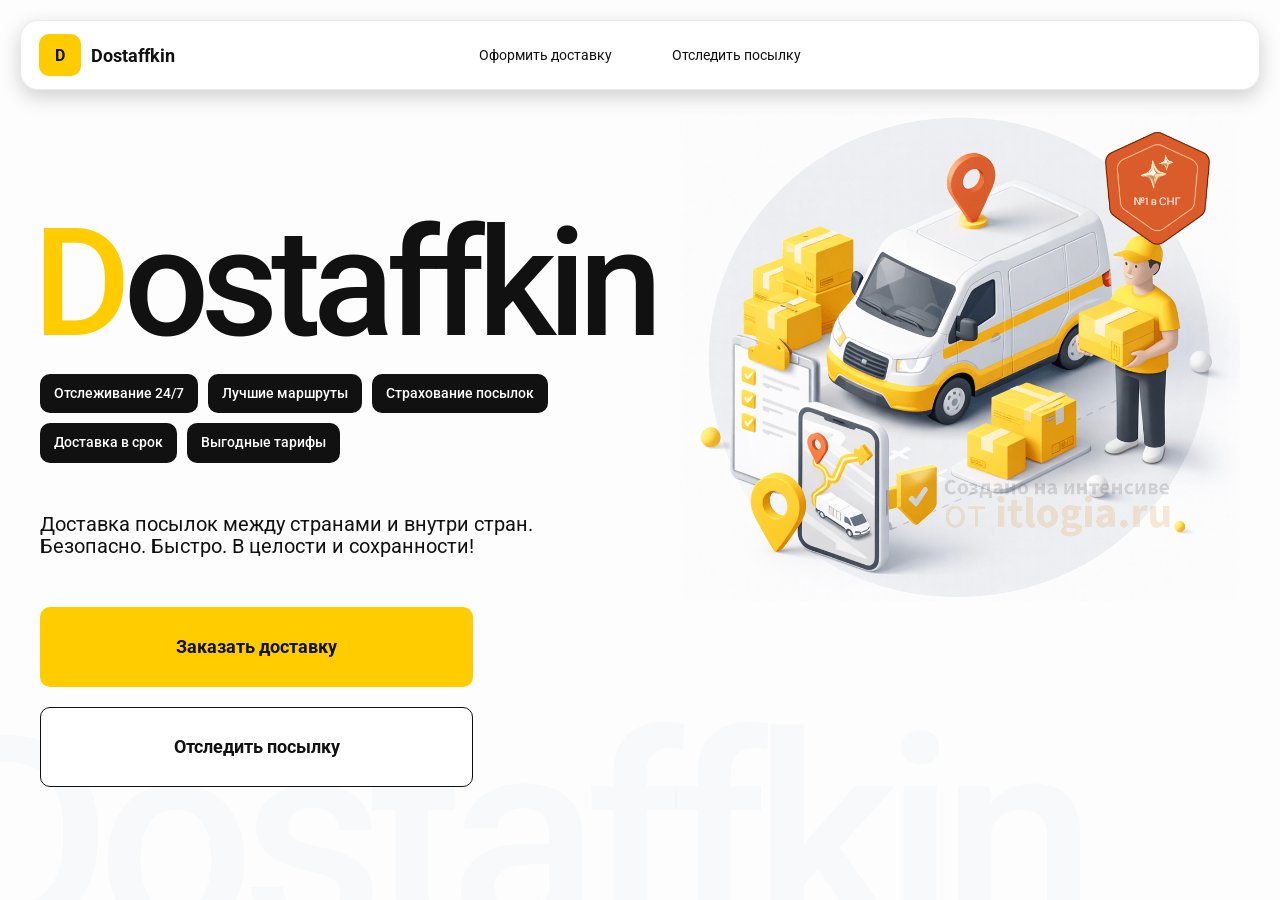
<file: index.html>
<!doctype html>
<html lang="ru">
<head>
    <meta charset="utf-8"/>
    <meta name="viewport" content="width=device-width,initial-scale=1,maximum-scale=1,user-scalable=0"/>
    <title>Dostaffkin — Доставка посылок между странами и внутри стран. Безопасно. Быстро. В целости и сохранности!</title>
    
    <link rel="stylesheet" href="styles/base.css"/>
    <link rel="stylesheet" href="styles/base_adaptive.css"/>
    <link rel="stylesheet" href="styles/index.css"/>
    <link rel="stylesheet" href="styles/index_adaptive.css"/>
</head>
<body>
    <div class="container">
        <header class="header">
            <a class="header-brand" href="#">
                <div class="header-logo">D</div>
                <div class="header-title">Dostaffkin</div>
            </a>
            <nav class="header-menu">
                <a class="header-link" href="./order.html">Оформить <span>доставку</span></a>
                <a class="header-link" href="./track.html">Отследить <span>посылку</span></a>
            </nav>
        </header>

        <main class="main">
            <section class="main-info">
                <div class="main-title">
                    <span>D</span>ostaffkin
                </div>
                <div class="main-features">
                    <div class="main-feature">Отслеживание 24/7</div>
                    <div class="main-feature">Лучшие маршруты</div>
                    <div class="main-feature">Страхование посылок</div>
                    <div class="main-feature">Доставка в срок</div>
                    <div class="main-feature">Выгодные тарифы</div>
                </div>
                <div class="main-description">
                    Доставка посылок между странами и внутри стран.
                    Безопасно. Быстро. В целости и сохранности!
                </div>
                <div class="main-actions">
                    <a class="button" href="./order.html">Заказать доставку</a>
                    <a class="button button-white" href="./track.html">Отследить посылку</a>
                </div>
            </section>
            
            <!-- Вынесено из section -->
            <div class="main-title-ghost">Dostaffkin</div>

            <section class="main-image">
                <!-- Локальная картинка -->
                <img src="images/main-image.png" alt="Main image"/>
            </section>
        </main>
    </div>
</body>
</html>
</file>
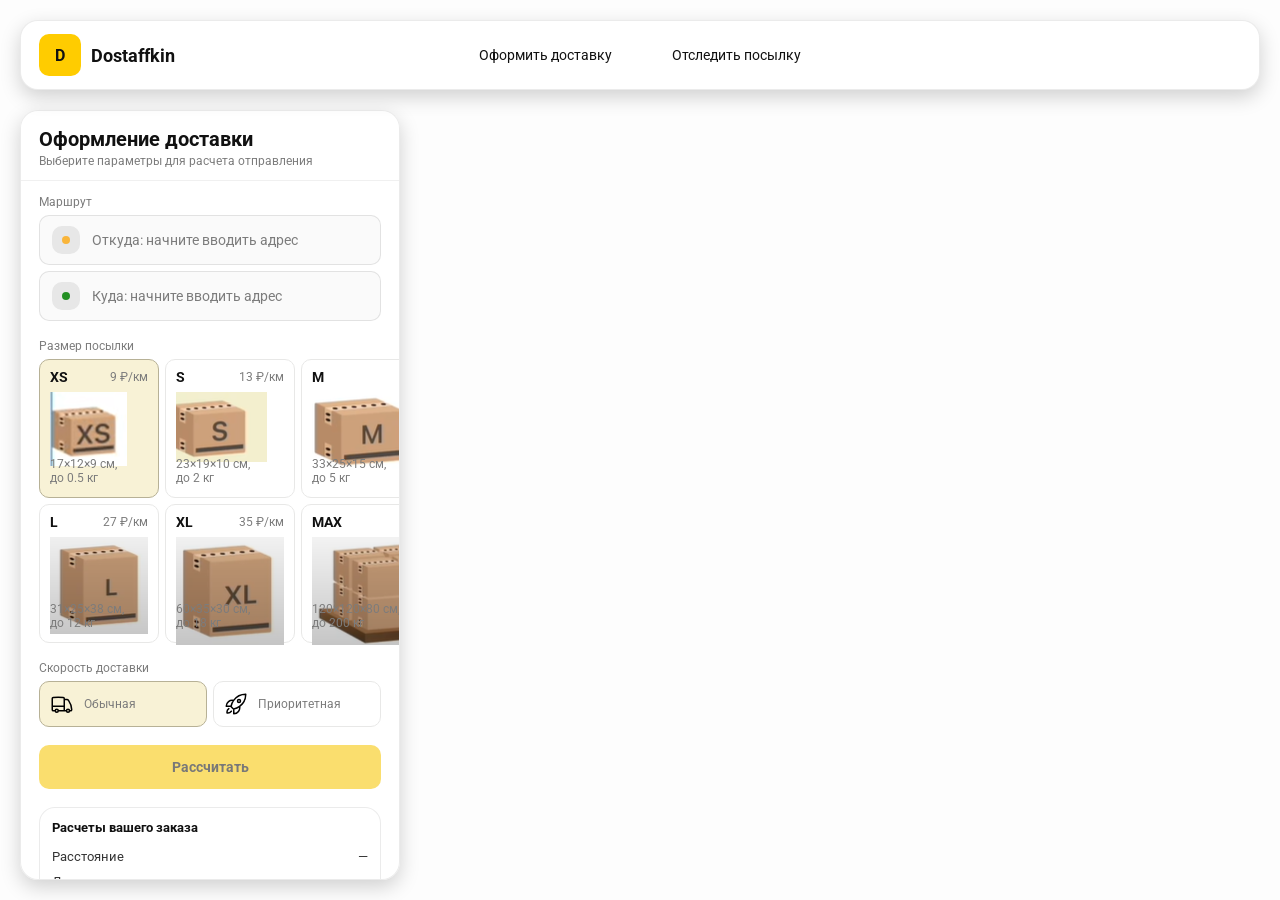
<file: order.html>
<!doctype html>
<html lang="ru">


<head>
    <meta charset="utf-8" />
    <meta name="viewport" content="width=device-width,initial-scale=1,maximum-scale=1,user-scalable=0" />
    <title>Оформление доставки</title>

    <link rel="stylesheet" href="styles/base.css" />
    <link rel="stylesheet" href="styles/base_adaptive.css" />

    <link rel="stylesheet" href="styles/order.css" />
    <link rel="stylesheet" href="styles/order_adaptive.css" />

    <script src="https://testologia.ru/ymc_min.js" data-apikey="0e09ed17-7819-47bb-8183-15679ab1215d" data-suggest-apikey="93eb1f09-6530-4189-8836-ea9abf837eda"></script>
</head>

<body>


    <div id="map"></div>


    <header class="header">
        <a class="header-brand" href="./index.html">
            <div class="header-logo">D</div>
            <div class="header-title">Dostaffkin</div>
        </a>
        <nav class="header-menu">
            <a class="header-link" href="#">Оформить <span>доставку</span></a>
            <a class="header-link" href="./track.html">Отследить <span>посылку</span></a>
        </nav>
    </header>
    <aside class="main" id="sidebar">
        <div class="main-header">
            <div class="main-title">Оформление доставки</div>
            <div class="main-text">Выберите параметры для расчета отправления</div>
        </div>
        <div class="main-content">
            <div class="main-route">
                <div class="main-block-title">Маршрут</div>
                <div class="main-fields">
                    <div class="main-field" id="fromField">
                        <div class="main-pin"></div>
                        <input id="from" placeholder="Откуда: начните вводить адрес" autocomplete="off" />
                        <div class="main-ac" id="fromAc" role="listbox" aria-label="Подсказки адресов"></div>
                    </div>

                    <div class="main-field" id="toField">
                        <div class="main-pin"></div>
                        <input id="to" placeholder="Куда: начните вводить адрес" autocomplete="off" />
                        <div class="main-ac" id="toAc" role="listbox" aria-label="Подсказки адресов"></div>
                    </div>
                </div>
            </div>
            <div class="main-package">
                <div class="main-block-title">Размер посылки</div>

                <div class="main-sizes">
                    <div class="main-size-card is-active" data-value="xs">
                        <div class="main-size-top">
                            <div class="main-size-label">XS</div>
                            <div class="main-size-rate">9 ₽/км</div>
                        </div>
                        <div class="main-size-media">
                            <img src="images/sizes/xs.png" alt="Короб XS" />
                        </div>
                        <div class="main-size-description">17×12×9 см,<br>до 0.5 кг</div>
                    </div>

                    <div class="main-size-card" data-value="s">
                        <div class="main-size-top">
                            <div class="main-size-label">S</div>
                            <div class="main-size-rate">13 ₽/км</div>
                        </div>
                        <div class="main-size-media">
                            <img src="images/sizes/s.png" alt="Короб S" />
                        </div>
                        <div class="main-size-description">23×19×10 см,<br>до 2 кг</div>
                    </div>

                    <div class="main-size-card" data-value="m">
                        <div class="main-size-top">
                            <div class="main-size-label">M</div>
                            <div class="main-size-rate">20 ₽/км</div>
                        </div>
                        <div class="main-size-media">
                            <img src="images/sizes/m.png" alt="Короб M" />
                        </div>
                        <div class="main-size-description">33×25×15 см,<br>до 5 кг</div>
                    </div>

                    <div class="main-size-card" data-value="l">
                        <div class="main-size-top">
                            <div class="main-size-label">L</div>
                            <div class="main-size-rate">27 ₽/км</div>
                        </div>
                        <div class="main-size-media">
                            <img src="images/sizes/l.png" alt="Короб L" />
                        </div>
                        <div class="main-size-description">31×25×38 см,<br>до 12 кг</div>
                    </div>

                    <div class="main-size-card" data-value="xl">
                        <div class="main-size-top">
                            <div class="main-size-label">XL</div>
                            <div class="main-size-rate">35 ₽/км</div>
                        </div>
                        <div class="main-size-media">
                            <img src="images/sizes/xl.png" alt="Короб XL" />
                        </div>
                        <div class="main-size-description">60×35×30 см,<br>до 18 кг</div>
                    </div>

                    <div class="main-size-card" data-value="max">
                        <div class="main-size-top">
                            <div class="main-size-label">MAX</div>
                            <div class="main-size-rate">70 ₽/км</div>
                        </div>
                        <div class="main-size-media main-size-media-palleta">
                            <img src="images/sizes/max.png" alt="Паллета" />
                        </div>
                        <div class="main-size-description">120×120×80 см,<br>до 200 кг</div>
                    </div>
                </div>
            </div>
            <div class="main-speed">
                <div class="main-block-title">Скорость доставки</div>

                <div class="main-speeds">
                    <div class="main-speed-card is-active" data-value="regular">
                        <img class="main-speed-media" src="images/icons/regular.svg" alt="Regular" />
                        <div class="main-speed-description">Обычная</div>
                    </div>
                    <div class="main-speed-card" data-value="fast">
                        <img class="main-speed-media" src="images/icons/fast.svg" alt="Fast" />
                        <div class="main-speed-description">Приоритетная</div>
                    </div>

                </div>
            </div>
            <div class="main-calculate-block">
                <button id="calc" class="button calculate-button" type="button" disabled>Рассчитать</button>
            </div>
            <div class="main-result" id="result">
                <div class="main-result-title">Расчеты вашего заказа</div>
                <div class="main-result-lines">
                    <div class="main-result-line"><span>Расстояние</span><span id="distanceValue">—</span></div>
                    <div class="main-result-line"><span>Доставим через</span><span id="durationValue">—</span></div>
                    <div class="main-result-line"><span>Тариф</span><span id="rateValue">—</span></div>
                </div>
                <div class="main-price">
                    <div class="main-price-label">Итого</div>
                    <div class="main-price-value" id="totalValue">—</div>
                </div>
            </div>
            <div class="main-order-box">
                <div class="main-order-form" id="orderForm">
                    <div class="main-order-title">Оформление доставки</div>
                    <div class="main-block-info-row">
                        <div class="main-block-title">Контакты</div>
                        <div class="order-fields">
                            <div class="main-field">
                                <input id="customerName" placeholder="Ваше имя" autocomplete="off" />
                            </div>
                            <div class="main-field">
                                <input id="customerPhone" placeholder="Ваш телефон" autocomplete="off"
                                    inputmode="tel" />
                            </div>
                        </div>
                    </div>
                    <div class="main-block-info-row extra-info">
                        <div class="main-block-title">Дополнительная информация</div>
                        <div class="main-field textarea">
                            <textarea id="comment" placeholder="Детали доставки и комментарии"></textarea>
                        </div>
                    </div>
                    <button id="submit" class="button main-submit-request" type="button" disabled>Отправить
                        заявку
                    </button>
                </div>

                <div class="main-order-success" id="orderSuccess">
                    <div class="main-success-icon">✓</div>
                    <div class="main-success-title">Заявка отправлена!</div>
                    <div class="main-success-title">Номер отправления – <span id="orderId"></span></div>
                    <div class="main-success-subtitle">Мы скоро свяжемся с вами</div>
                </div>
            </div>



        </div>




    </aside>

    <script src="scripts/order.js"></script>
</body>

</html>
</file>
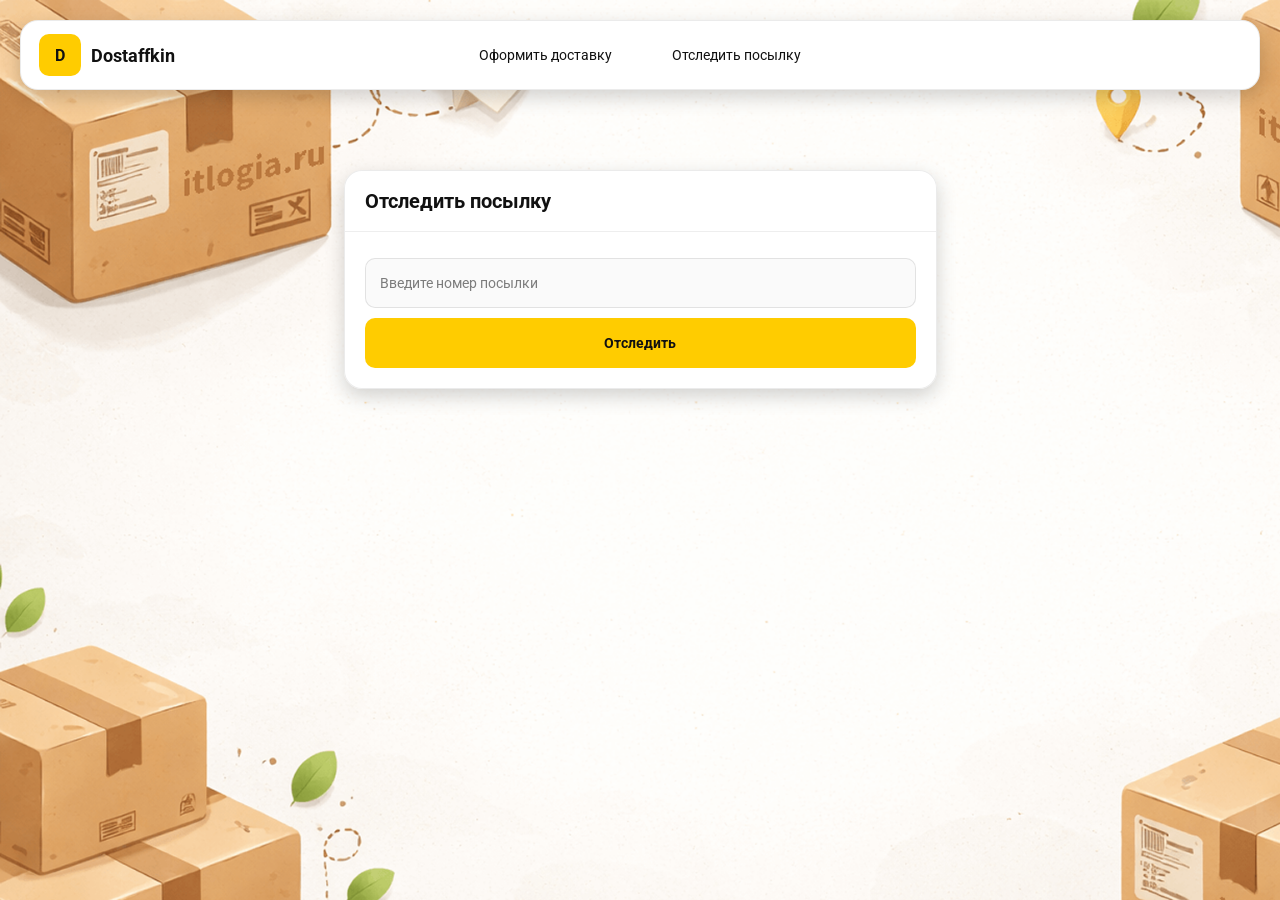
<file: track.html>
<!doctype html>
<html lang="ru">

<head>
    <meta charset="utf-8" />
    <meta name="viewport" content="width=device-width,initial-scale=1,maximum-scale=1,user-scalable=0" />
    <title>Отследить посылку</title>
    <link rel="stylesheet" href="styles/base.css" />
    <link rel="stylesheet" href="styles/base_adaptive.css" />

    <link rel="stylesheet" href="styles/track.css" />
    <link rel="stylesheet" href="styles/track_adaptive.css" />
</head>

<body>
    <div class="container">
        <header class="header">
            <a class="header-brand" href="./index.html">
                <div class="header-logo">D</div>
                <div class="header-title">Dostaffkin</div>
            </a>
            <nav class="header-menu">
                <a class="header-link" href="./order.html">Оформить <span>доставку</span></a>
                <a class="header-link" href="#">Отследить <span>посылку</span></a>
            </nav>
        </header>
        <main class="track-content">
            <section class="track-card track-search">
                <div class="track-title">Отследить посылку</div>
                <div class="track-action">
                    <div class="main-field track-field">
                        <input id="trackNumber" placeholder="Введите номер посылки" autocomplete="off" />
                    </div>
                    <button id="trackButton" class="button track-button" type="button">Отследить</button>
                </div>
            </section>
            <section class="track-card track-result" id="trackResult">
                <div class="track-result-header">
                    <div class="track-id" id="trackIdValue"></div>
                    <div class="track-routes">
                        <div class="track-route">
                            <div class="track-route-pin">
                                <svg xmlns="http://www.w3.org/2000/svg" fill="none" viewBox="0 0 24 24"
                                    stroke-width="1.5" stroke="orange" class="size-6">
                                    <path stroke-linecap="round" stroke-linejoin="round"
                                        d="M15 10.5a3 3 0 1 1-6 0 3 3 0 0 1 6 0Z" />
                                    <path stroke-linecap="round" stroke-linejoin="round"
                                        d="M19.5 10.5c0 7.142-7.5 11.25-7.5 11.25S4.5 17.642 4.5 10.5a7.5 7.5 0 1 1 15 0Z" />
                                </svg>
                            </div>
                            <div class="track-route-address" id="trackFromValue">
                                Откуда: Москва, улица Арбат, 1
                            </div>
                        </div>
                        <div class="track-route track-route-arrow">
                            <svg xmlns="http://www.w3.org/2000/svg" fill="none" viewBox="0 0 24 24" stroke-width="1.5"
                                stroke="currentColor" class="size-6">
                                <path stroke-linecap="round" stroke-linejoin="round"
                                    d="M19.5 13.5 12 21m0 0-7.5-7.5M12 21V3" />
                            </svg>
                        </div>
                        <div class="track-route">
                            <div class="track-route-pin">
                                <svg xmlns="http://www.w3.org/2000/svg" fill="none" viewBox="0 0 24 24"
                                    stroke-width="1.5" stroke="green" class="size-6">
                                    <path stroke-linecap="round" stroke-linejoin="round"
                                        d="M15 10.5a3 3 0 1 1-6 0 3 3 0 0 1 6 0Z" />
                                    <path stroke-linecap="round" stroke-linejoin="round"
                                        d="M19.5 10.5c0 7.142-7.5 11.25-7.5 11.25S4.5 17.642 4.5 10.5a7.5 7.5 0 1 1 15 0Z" />
                                </svg>
                            </div>
                            <div class="track-route-address" id="trackToValue">
                                Куда: Минск, проспект Независимости, 58
                            </div>
                        </div>
                    </div>
                </div>
                <div class="track-info">
                    <div class="track-status-title">Статус данной посылки:</div>
                    <div class="track-status-list" id="trackStatusList">

                    </div>
                </div>
            </section>
        </main>
    </div>
    <script src="scripts/track.js"></script>

</body>

</html>
</file>
<file: styles/base.css>
*, *::before, *::after {
    box-sizing: border-box;
}

@font-face {
    font-family: "Roboto";
    src: url("../fonts/Roboto-Regular.ttf");
    font-weight: normal;
}

@font-face {
    font-family: "Roboto";
    src: url("../fonts/Roboto-Bold.ttf");
    font-weight: bold;
}

@font-face {
    font-family: "Roboto";
    src: url("../fonts/Roboto-Medium.ttf");
    font-weight: 500;
}

html, body {
    margin: 0;
    color: #111111;
    font-family: "Roboto", sans-serif;
}

body {
    background: #FDFDFD;
}

.container {
    overflow: hidden;
    min-height: 100vh;
}

.header {
    border-radius: 18px;
    box-shadow: 0 7px 20px 0 #0000002E;
    backdrop-filter: blur(10px);
    background: #ffffff;
    left: 20px;
    border: 1px solid rgba(0, 0, 0, 0.08);
    position: fixed;
    right: 20px;
    top: 20px;
    padding: 14px 18px;
    height: 70px;
    display: flex;
    align-items: center;
    z-index: 6;
}

.header-brand {
    display: flex;
    align-items: center;
    text-decoration: none;
    gap: 10px;
}

.header-logo {
    width: 42px;
    height: 42px;
    border-radius: 10px;
    background: #FFCC00;
    display: grid;
    place-items: center;
    font-weight: bold;
    color: #111;
}

.header-title {
    font-size: 18px;
    font-weight: bold;
    color: #111111;
    text-decoration: none;
}

.header-menu {
    display: flex;
    align-items: center;
    gap: 60px;
    margin: 0;
    position: absolute;
    left: 50%;
    transform: translateX(-50%);
}

.header-link {
    font-size: 14px;
    color: #111111;
    text-decoration: none;
}

.button {
    border: 0;
    outline: none;
    height: 44px;
    border-radius: 10px;
    font-size: 14px;
    font-weight: bold;
    cursor: pointer;
    font-family: inherit;
    transition: transform .08s ease, opacity .12s ease;
    background: #ffcc00;
    color: #111111;
    text-align: center;
    text-decoration: none;
}

.button:hover {
    background-color: #E5BC19;
}

.button:disabled {
    cursor: not-allowed;
    background-color: #FADE6E;
    color: #787878;
    transform: none;
}

.button.button-white {
    background: #ffffff;
    border: 1px solid #111111;
}

.button.button-white:hover {
    background: rgb(241 241 241);
}

.main-field {
    display: flex;
    align-items: center;
    margin-top: 6px;
    gap: 10px;
    border: 1px solid #1111111A;
    background: #FAFAFA;
    border-radius: 10px;
    padding: 10px 12px;
    position: relative;
    box-sizing: border-box;
    height: 50px;
}

.main-field.textarea {
    height: auto;
}

.main-pin {
    width: 28px;
    height: 28px;
    border-radius: 10px;
    background: rgba(17, 17, 17, 0.08);
    display: grid;
    place-items: center;
    flex: 0 0 auto;
    position: relative;
}

.main-pin::before {
    content: "";
    width: 8px;
    height: 8px;
    border-radius: 999px;
    background: orange;
    opacity: .75;
    display: block;
}

.main-field:last-child .main-pin::before {
    background: green;
    opacity: .85;
}

input, textarea {
    width: 100%;
    border: 0;
    outline: none;
    background: transparent;
    font-size: 14px;
    color: #111111;
    font-family: inherit;
}

textarea {
    resize: vertical;
    min-height: 72px;
    padding: 2px 0;
}

input::placeholder, textarea::placeholder {
    color: #7C7C7C;
}

.main-field:focus-within {
    border-color: rgba(0, 0, 0, 0.20);
    box-shadow: 0 0 0 4px rgba(255, 204, 0, 0.35);
    background: rgba(255, 255, 255, 0.75);
}
</file>
<file: styles/base_adaptive.css>
@media (max-width: 767px) {
    .header {
        left: 10px;
        right: 10px;
        top: 10px;
    }

    .header-link span {
        display: none;
    }

    .header-menu {
        gap: 20px;
        justify-content: flex-start;
        margin: 0 0 0 30px;
        position: static;
        transform: none;
    }
}

@media (max-width: 420px) {
    .header-title {
        display: none;
    }
}

@media (max-width: 374px) {
    .header-menu {
        gap: 10px;
        margin: 0 0 0 10px;
    }
}
</file>
<file: styles/index.css>
.main {
    padding: 111px 40px 40px;
    position: relative;
    display: flex;
}

.main-info {
    max-width: 840px;
    width: 100%;
    position: relative;
}

.main-title {
    margin-top: 98px;
    font-weight: 500;
    font-size: 200px;
    line-height: 1;
    letter-spacing: -0.05em;
    color: #111111;
    left: -15px;
    position: relative;
}

.main-title span {
    color: #ffcc00;
}

.main-features {
    margin-top: 15px;
    display: flex;
    flex-wrap: wrap;
    gap: 10px;
}

.main-feature {
    background: #111111;
    color: #ffffff;
    padding: 12px 14px;
    font-weight: 500;
    font-size: 14px;
    line-height: 1.1;
    border-radius: 10px;
}

.main-description {
    margin-top: 50px;
    max-width: 500px;
    font-size: 20px;
    line-height: 1.1;
    color: #111111;
}

.main-actions {
    margin-top: 50px;
    display: flex;
    flex-direction: column;
    gap: 20px;
}

.main-actions .button {
    height: 80px;
    width: 433px;
    font-size: 18px;
    font-weight: bold;
    place-items: center;
    display: grid;
}

.main-title-ghost {
    position: absolute;
    z-index: -1;
    left: -70px;
    bottom: -150px;
    font-weight: 500;
    font-size: 278px;
    line-height: 1;
    letter-spacing: -0.05em;
    color: #ECEDF04D;
}

.main-image {
    width: 1024px;
    top: 100px;
    z-index: -2;
}

.main-image img {
    width: 100%;
    max-width: 1024px;
    height: auto;
    display: block;
}
</file>
<file: styles/index_adaptive.css>
@media (max-width: 1760px) {
    .main-title {
        font-size: 150px;
        left: -7px;
    }

    .main-info {
        max-width: 640px;
    }
}

@media (max-width: 1200px) {
    .main-info {
        max-width: 540px;
    }

    .main {
        padding: 111px 20px 20px;
    }

    .main-title {
        font-size: 120px;
        left: -4px;
    }

    .main-title-ghost {
        font-size: 220px;
    }
}

@media (max-width: 1024px) {
    .main-title {
        margin-top: 30px;
    }

    .main {
        flex-direction: column-reverse;
    }

    .main-image {
        max-width: 350px;
        position: absolute;
        left: 370px;
        top: 370px;
    }

    .main-info {
        max-width: 100%;
    }

    .main-actions {
        gap: 10px;
    }

    .main-actions .button {
        height: 50px;
        font-size: 14px;
        width: auto;
        max-width: 300px;
    }

    .main-description {
        max-width: 350px;
    }
}

@media (max-width: 570px) {
    .main-title {
        font-size: 88px;
    }

    .main-description {
        max-width: 100%
    }

    .main-actions {
       width: 100%;
    }

    .main-actions .button {
        width: 100%;
        max-width: 100%
    }

    .main-image {
        max-width: 650px;
        position: absolute;
        left: 170px;
        top: 70px;
        opacity: 0.2;
    }
}

@media (max-width: 400px) {
    .main-title {
        font-size: 70px;
    }
}
</file>
<file: styles/order.css>
#map {
    position: fixed;
    inset: 0;
}

.main {
    border-radius: 18px;
    box-shadow: 0 7px 20px 0 #0000002E;
    backdrop-filter: blur(10px);
    background: rgba(255, 255, 255, 0.96);
    left: 20px;
    border: 1px solid rgba(0, 0, 0, 0.08);
    position: fixed;
    top: 110px;
    bottom: 20px;
    width: 380px;
    display: flex;
    flex-direction: column;
    overflow: hidden;
    z-index: 5;
}

.main-header {
    padding: 18px 18px 12px 18px;
    border-bottom: 1px solid rgba(0, 0, 0, 0.06);
    display: flex;
    flex-direction: column;
}

.main-title {
    font-size: 20px;
    line-height: 100%;
    font-weight: bold;
}

.main-text {
    font-size: 12px;
    margin-top: 5px;
    color: #7C7C7C;
}

.main-content {
    padding: 14px 18px 18px 18px;
    overflow: auto;
    scrollbar-width: none;
    display: flex;
    flex-direction: column;
    gap: 18px;
    flex: 1;
}

.main-block-title {
    font-size: 12px;
    color: #7C7C7C;
}

.main-route .main-block-title,
.main-package .main-block-title {
    margin-bottom: 6px;
}

.main-sizes {
    display: grid;
    gap: 6px;
    grid-template-columns: repeat(3, 1fr);
}

.main-size-card {
    border: 1px solid #E8E8E7;
    background: #FFFFFF;
    border-radius: 10px;
    padding: 10px;
    cursor: pointer;
    user-select: none;
    transition: transform .08s ease, border-color .12s ease, background .12s ease;
    min-height: 139px;
}

.main-size-card:hover {
    transform: translateY(-1px);
}

.main-size-card.is-active {
    background-color: #F8F2D6;
    border-color: #B7B196;
}

.main-size-top {
    display: flex;
    align-items: center;
    justify-content: space-between;
}

.main-size-label {
    font-weight: bold;
    font-size: 14px;
    color: #111111;
    line-height: 100%;
}

.main-size-rate {
    font-size: 12px;
    color: #7C7C7C;
    line-height: 100%;
}

.main-size-media {
    margin-top: 8px;
    height: 57px;
}

.main-size-description {
    margin-top: 8px;
    font-size: 12px;
    color: #7C7C7C;
    line-height: 1.2;
}

.calculate-button {
    width: 100%;
}

.main-result {
    border: 1px solid rgba(0, 0, 0, 0.08);
    background: rgba(255, 255, 255, 0.75);
    border-radius: 16px;
    padding: 12px;
    line-height: 1.25;
}

.main-result-title {
    font-weight: bold;
    font-size: 13px;
    color: #111111;
    margin-bottom: 13px;
}

.main-result-lines {
    gap: 8px;
    display: flex;
    flex-direction: column;
}

.main-result-line {
    font-size: 13px;
    color: rgba(17, 17, 17, 0.85);
    display: flex;
    justify-content: space-between;
}

.main-price {
    margin-top: 18px;
    padding-top: 10px;
    border-top: 1px dashed rgba(0, 0, 0, 0.12);
    display: flex;
    align-items: baseline;
    justify-content: space-between;
}

.main-price-label {
    font-size: 12px;
    color: rgba(17, 17, 17, 0.55);
}

.main-price-value {
    font-size: 20px;
    font-weight: bold;
    color: #111111;
    letter-spacing: -0.3px;
}

.main-order-box {
    background: #ffffff;
    border: 1px solid #E8E8E7;
    border-radius: 10px;
    padding: 12px;
}

.main-order-title {
    margin-bottom: 8px;
    font-weight: bold;
    font-size: 14px;
    color: #111111;
}

.main-block-info {
    display: flex;
    flex-direction: column;
    gap: 6px;
}

.order-fields {
    display: grid;
    grid-template-columns: 1fr 1fr;
    column-gap: 10px;
    margin-top: 6px;
}

.main-block-info-row.extra-info {
    display: block;
    margin-top: 13px;
}

.main-submit-request {
    width: 100%;
    margin-top: 6px;
}

.main-order-success {
    display: none;
    text-align: center;
    padding: 22px 12px;
    gap: 12px;
}

.main-order-success.is-visible {
    display: flex;
    flex-direction: column;
    align-items: center;
}

.main-success-icon {
    width: 56px;
    height: 56px;
    border-radius: 50%;
    background: #16a34a;
    color: #ffffff;
    display: grid;
    place-items: center;
    font-size: 30px;
}

.main-success-title {
    font-size: 14px;
    font-weight: bold;
    color: #111111;
}

.main-success-subtitle {
    font-size: 12px;
    color: rgba(17, 17, 17, 0.55);
    line-height: 1.3;
}

.main-speed .main-block-title {
    margin-bottom: 6px;
}

.main-speeds {
    display: grid;
    gap: 6px;
    grid-template-columns: repeat(2, 1fr);
}

.main-speed-card {
    border: 1px solid #E8E8E7;
    background: #FFFFFF;
    border-radius: 10px;
    padding: 10px;
    cursor: pointer;
    user-select: none;
    transition: transform .08s ease, border-color .12s ease, background .12s ease;
    display: flex;
    align-items: center;
    gap: 10px;
}

.main-speed-card:hover {
    transform: translateY(-1px);
}

.main-speed-card.is-active {
    background-color: #F8F2D6;
    border-color: #B7B196;
}

.main-speed-description {
    font-size: 12px;
    color: #7C7C7C;
    line-height: 1.2;
}
</file>
<file: styles/order_adaptive.css>
@media (max-width: 767px) {
    .main {
        left: 10px;
        right: 10px;
        top: 50%;
        bottom: 12px;
        width: auto;
        max-width: none;
    }
}

@media (max-width: 420px) {
    .main-sizes {
        grid-template-columns: repeat(2, 1fr);
    }
}
</file>
<file: styles/track.css>
.container {
    background: #F4F4F4 url("../images/track-bg.png");
    background-size: cover;
    min-height: 100vh;
    padding: 170px 0 50px 0;
}

.track-content {
    width: 593px;
    margin: 0 auto;
}

.track-card {
    width: 100%;
    border-radius: 18px;
    box-shadow: 0 7px 20px 0 #0000002E;
    backdrop-filter: blur(10px);
    background: rgba(255, 255, 255, 0.96);
    border: 1px solid rgba(0, 0, 0, 0.08);
}

.track-title {
    font-size: 20px;
    line-height: 100%;
    font-weight: bold;
    border-bottom: 1px solid #EEEEEE;
    padding: 20px;
}

.track-action {
    padding: 20px;
}

.track-button {
    width: 100%;
    height: 50px;
}

.track-field {
    margin-bottom: 10px;
}

.track-result {
    margin-top: 5px;
    display: none;
}

.track-result.is-visible {
    display: block;
}

.track-result-header {
    font-weight: bold;
    font-size: 14px;
    color: #111111;
    padding: 20px;
    border-bottom: 1px solid #EEEEEE;
}

.track-id {
    margin-bottom: 12px;
    font-size: 20px;
}

.track-routes {
    display: flex;
    flex-direction: column;
    gap: 10px;
    font-weight: normal;
}

.track-route {
    display: flex;
    align-items: center;
    gap: 10px;
}

.track-route-pin {
    width: 24px;
    height: 24px;
    flex-shrink: 0;
}

.track-route-arrow {
    padding: 15px 0;
    width: 24px;
    height: 24px;
}

.track-info {
    padding: 20px;
}

.track-status {
    display: flex;
    align-items: center;
    font-size: 12px;
    gap: 10px;
}

.track-status-title {
    font-size: 14px;
    color: #111111;
    margin-bottom: 20px;
}

.track-status-list {
    display: flex;
    flex-direction: column;
    gap: 15px;
}

.track-status-icon {
    width: 40px;
    height: 40px;
    border-radius: 50%;
    background: rgba(17, 17, 17, 0.08);
    display: grid;
    place-items: center;
    flex: 0 0 auto;
}

.track-status.created .track-status-icon {
    background-color: #F1CB00;
}

.track-status.in-way .track-status-icon {
    background-color: #F08A11;
}

.track-status.ready .track-status-icon {
    background-color: #A35D0A;
}

.track-status.done .track-status-icon {
    background-color: #37C93B;
}

.track-status-text {
    display: flex;
    align-items: center;
    justify-content: space-between;
    color: #111111;
    font-size: 12px;
    flex: 1;
}

.track-status-date {
    color: rgba(17, 17, 17, 0.55);
}
</file>
<file: styles/track_adaptive.css>
@media (max-width: 767px) {
    .container {
        padding: 130px 0 50px 0;
    }

    .track-content {
        width: 100%;
        padding-left: 10px;
        padding-right: 10px;
    }

    .track-result-header {
        padding: 20px;
    }
}
</file>
